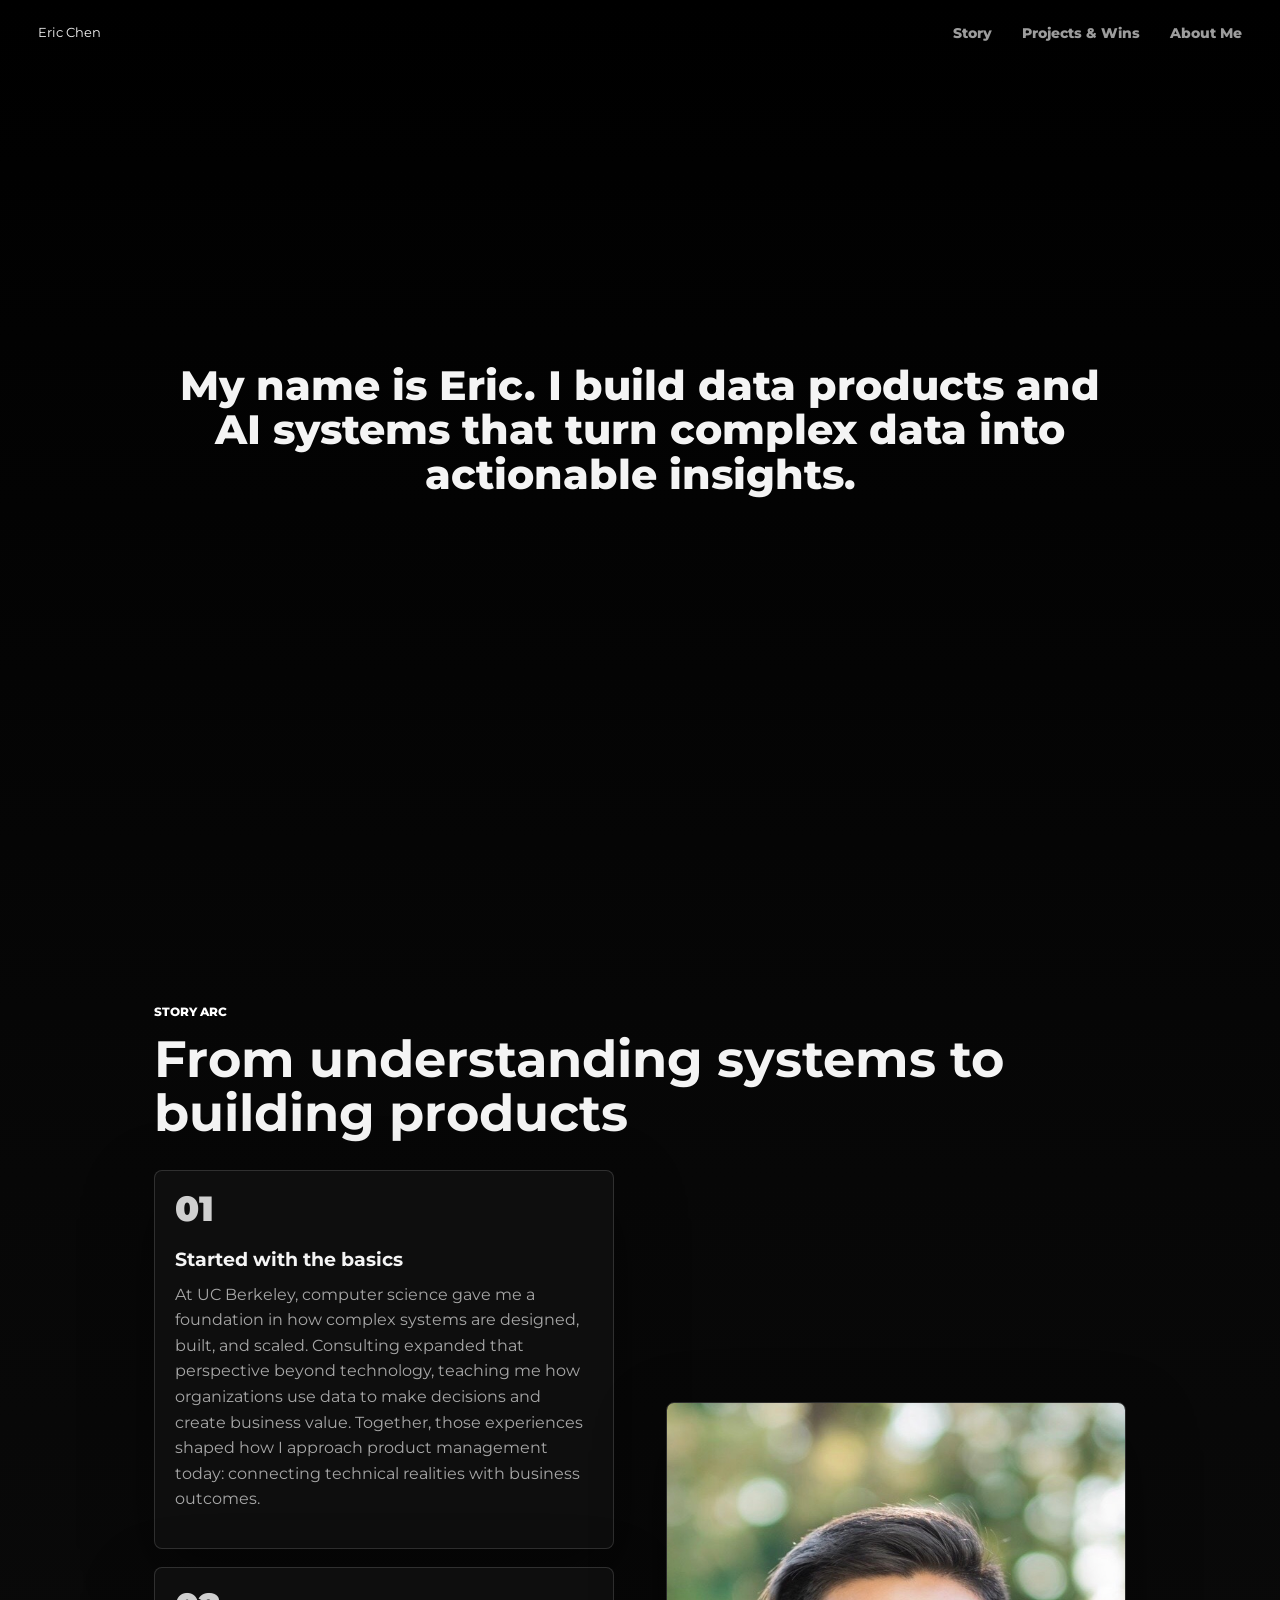
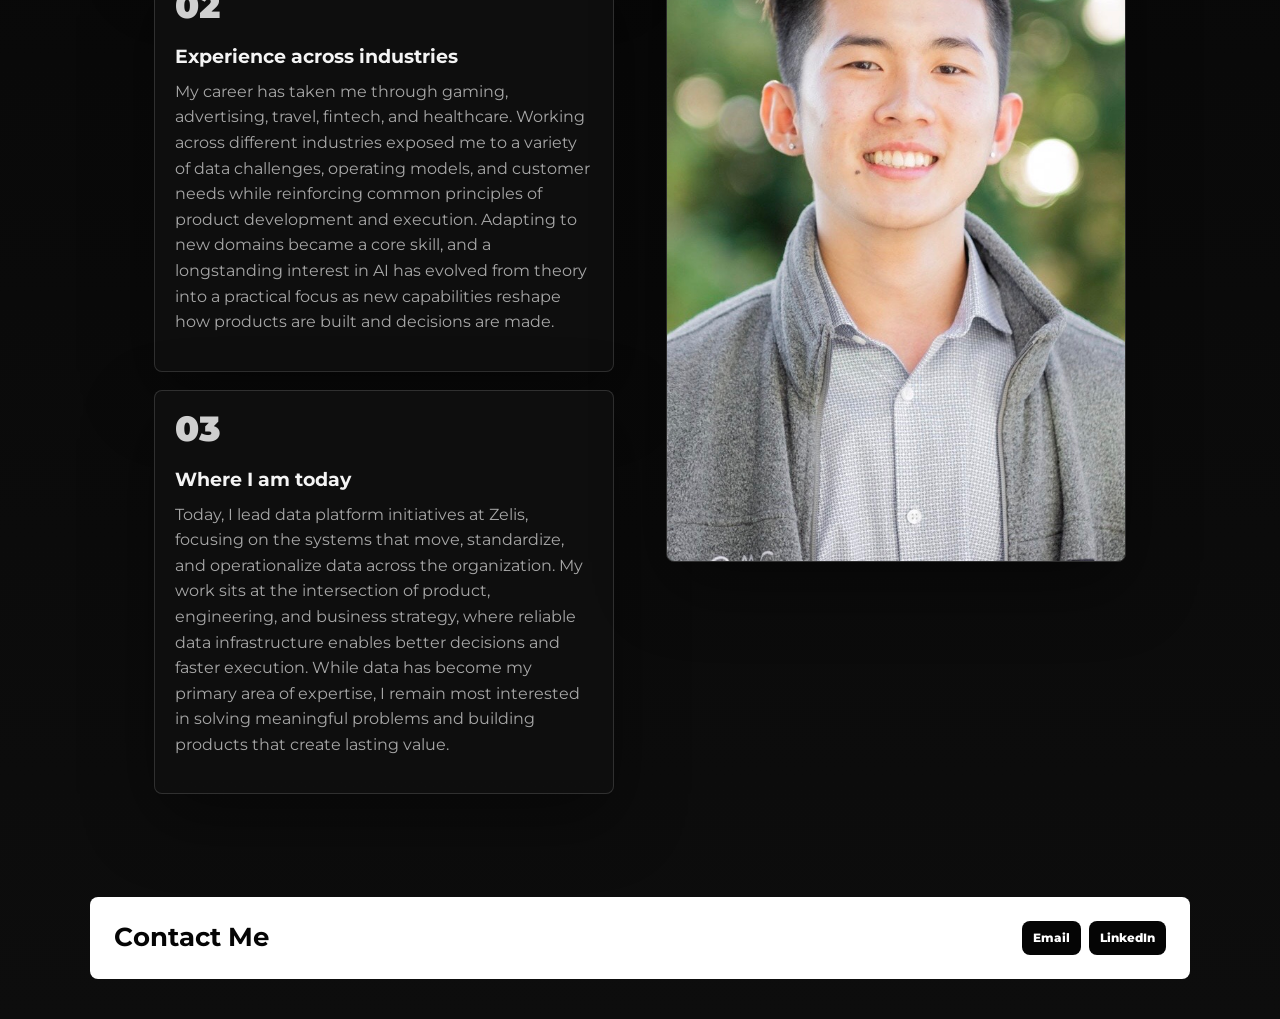
<file: index.html>
<!DOCTYPE html>
<html lang="en">
  <head>
    <meta charset="UTF-8" />
    <meta name="viewport" content="width=device-width, initial-scale=1.0" />
    <title>Eric Chen | Product Manager</title>
    <link rel="preconnect" href="https://fonts.googleapis.com" />
    <link rel="preconnect" href="https://fonts.gstatic.com" crossorigin />
    <link
      href="https://fonts.googleapis.com/css2?family=Montserrat:wght@700;800;900&display=swap"
      rel="stylesheet"
    />
    <link rel="stylesheet" href="styles.css" />
    <script defer src="script.js"></script>
  </head>
  <body>
    <a class="site-brand" href="index.html">Eric Chen</a>
    <header class="site-header">
      <nav class="nav-links" aria-label="Primary navigation">
        <a href="#story">Story</a>
        <a href="projects.html">Projects & Wins</a>
        <a href="about.html">About Me</a>
      </nav>
    </header>

    <main id="top">
      <section class="hero">
        <div class="hero-copy">
          <p class="hero-text">
            My name is Eric. I build data products and AI systems that turn
            complex data into actionable insights.
          </p>
        </div>
      </section>

      <section id="story" class="section story-section">
        <div class="section-heading">
          <p class="eyebrow">Story arc</p>
          <h2>From understanding systems to building products</h2>
        </div>
        <div class="story-layout">
          <div class="story-grid">
            <article class="story-card">
              <span class="chapter">01</span>
              <h3>Started with the basics</h3>
              <p>
                At UC Berkeley, computer science gave me a foundation in how
                complex systems are designed, built, and scaled. Consulting
                expanded that perspective beyond technology, teaching me how
                organizations use data to make decisions and create business
                value. Together, those experiences shaped how I approach product
                management today: connecting technical realities with business
                outcomes.
              </p>
            </article>
            <article class="story-card">
              <span class="chapter">02</span>
              <h3>Experience across industries</h3>
              <p>
                My career has taken me through gaming, advertising, travel,
                fintech, and healthcare. Working across different industries
                exposed me to a variety of data challenges, operating models,
                and customer needs while reinforcing common principles of
                product development and execution. Adapting to new domains
                became a core skill, and a longstanding interest in AI has
                evolved from theory into a practical focus as new capabilities
                reshape how products are built and decisions are made.
              </p>
            </article>
            <article class="story-card">
              <span class="chapter">03</span>
              <h3>Where I am today</h3>
              <p>
                Today, I lead data platform initiatives at Zelis, focusing on
                the systems that move, standardize, and operationalize data
                across the organization. My work sits at the intersection of
                product, engineering, and business strategy, where reliable data
                infrastructure enables better decisions and faster execution.
                While data has become my primary area of expertise, I remain
                most interested in solving meaningful problems and building
                products that create lasting value.
              </p>
            </article>
          </div>
          <figure class="story-portrait">
            <img src="assets/eric-portrait.jpg" alt="Portrait of Eric" />
          </figure>
        </div>
      </section>

      <section id="contact" class="contact-section">
        <h2>Contact Me</h2>
        <div class="contact-links">
          <a href="mailto:ericytchen@gmail.com">Email</a>
          <a href="https://www.linkedin.com/in/eric-chen-542b72127/" aria-label="LinkedIn profile">LinkedIn</a>
        </div>
      </section>
    </main>
  </body>
</html>
</file>
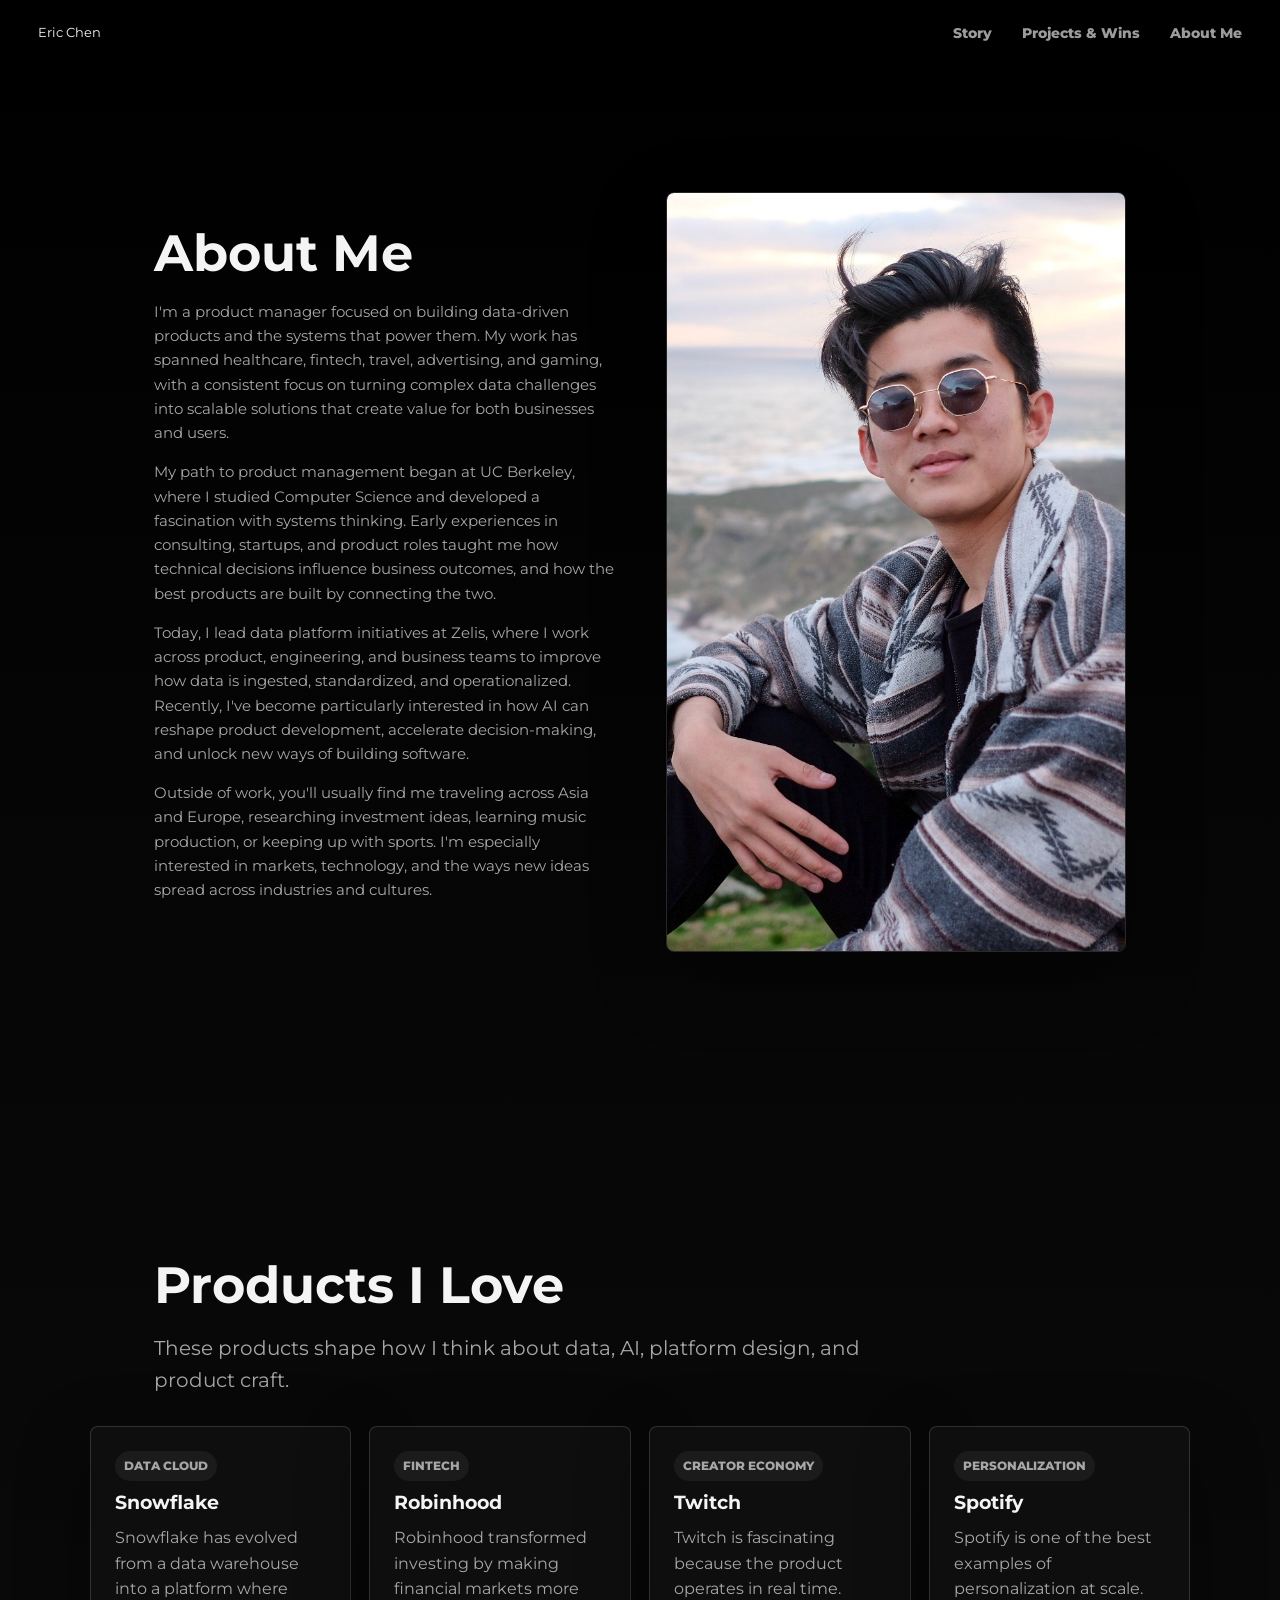
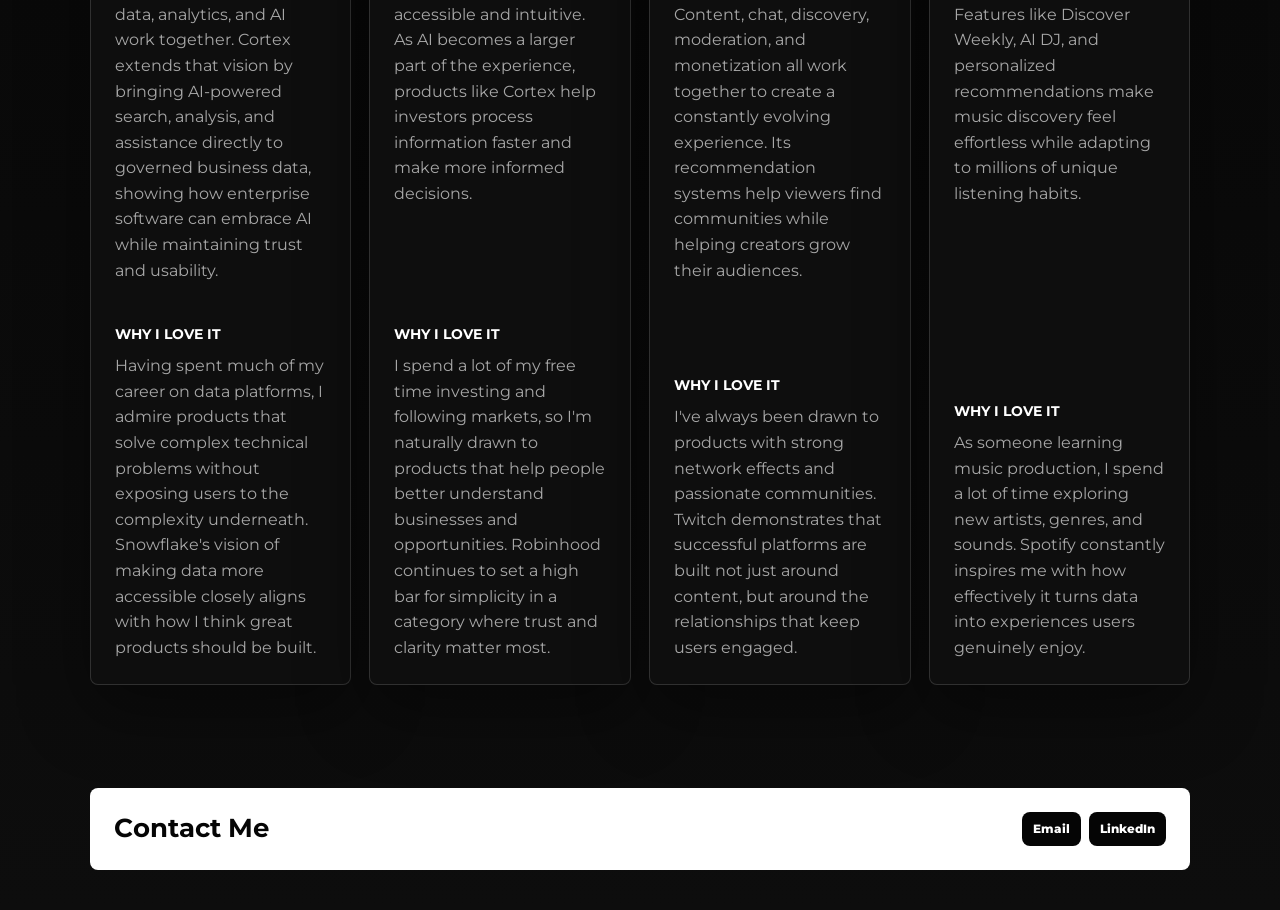
<file: about.html>
<!DOCTYPE html>
<html lang="en">
  <head>
    <meta charset="UTF-8" />
    <meta name="viewport" content="width=device-width, initial-scale=1.0" />
    <title>About Eric Chen</title>
    <link rel="preconnect" href="https://fonts.googleapis.com" />
    <link rel="preconnect" href="https://fonts.gstatic.com" crossorigin />
    <link
      href="https://fonts.googleapis.com/css2?family=Montserrat:wght@700;800;900&display=swap"
      rel="stylesheet"
    />
    <link rel="stylesheet" href="styles.css" />
  </head>
  <body>
    <a class="site-brand" href="index.html">Eric Chen</a>
    <header class="site-header">
      <nav class="nav-links" aria-label="Primary navigation">
        <a href="index.html#story">Story</a>
        <a href="projects.html">Projects & Wins</a>
        <a href="about.html">About Me</a>
      </nav>
    </header>

    <main>
      <section class="section about-page-section">
        <div class="about-intro-grid">
          <div class="about-copy">
            <h1>About Me</h1>
            <p>
              I'm a product manager focused on building data-driven products and
              the systems that power them. My work has spanned healthcare,
              fintech, travel, advertising, and gaming, with a consistent focus
              on turning complex data challenges into scalable solutions that
              create value for both businesses and users.
            </p>
            <p>
              My path to product management began at UC Berkeley, where I
              studied Computer Science and developed a fascination with systems
              thinking. Early experiences in consulting, startups, and product
              roles taught me how technical decisions influence business
              outcomes, and how the best products are built by connecting the
              two.
            </p>
            <p>
              Today, I lead data platform initiatives at Zelis, where I work
              across product, engineering, and business teams to improve how data
              is ingested, standardized, and operationalized. Recently, I've
              become particularly interested in how AI can reshape product
              development, accelerate decision-making, and unlock new ways of
              building software.
            </p>
            <p>
              Outside of work, you'll usually find me traveling across Asia and
              Europe, researching investment ideas, learning music production,
              or keeping up with sports. I'm especially interested in markets,
              technology, and the ways new ideas spread across industries and
              cultures.
            </p>
          </div>
          <figure class="about-portrait">
            <img src="assets/about-portrait.jpg" alt="Eric overlooking the coast" />
          </figure>
        </div>

        <div class="section-heading products-heading">
          <h1>Products I Love</h1>
          <p class="about-intro">
            These products shape how I think about data, AI, platform design,
            and product craft.
          </p>
        </div>
        <div class="product-grid">
          <article class="product-card">
            <p class="tag">Data cloud</p>
            <h3>Snowflake</h3>
            <p>
              Snowflake has evolved from a data warehouse into a platform where
              data, analytics, and AI work together. Cortex extends that vision
              by bringing AI-powered search, analysis, and assistance directly
              to governed business data, showing how enterprise software can
              embrace AI while maintaining trust and usability.
            </p>
            <strong>Why I love it</strong>
            <span>Having spent much of my career on data platforms, I admire products that solve complex technical problems without exposing users to the complexity underneath. Snowflake's vision of making data more accessible closely aligns with how I think great products should be built.</span>
          </article>
          <article class="product-card">
            <p class="tag">Fintech</p>
            <h3>Robinhood</h3>
            <p>
              Robinhood transformed investing by making financial markets more
              accessible and intuitive. As AI becomes a larger part of the
              experience, products like Cortex help investors process
              information faster and make more informed decisions.
            </p>
            <strong>Why I love it</strong>
            <span>I spend a lot of my free time investing and following markets, so I'm naturally drawn to products that help people better understand businesses and opportunities. Robinhood continues to set a high bar for simplicity in a category where trust and clarity matter most.</span>
          </article>
          <article class="product-card">
            <p class="tag">Creator economy</p>
            <h3>Twitch</h3>
            <p>
              Twitch is fascinating because the product operates in real time.
              Content, chat, discovery, moderation, and monetization all work
              together to create a constantly evolving experience. Its
              recommendation systems help viewers find communities while helping
              creators grow their audiences.
            </p>
            <strong>Why I love it</strong>
            <span>I've always been drawn to products with strong network effects and passionate communities. Twitch demonstrates that successful platforms are built not just around content, but around the relationships that keep users engaged.</span>
          </article>
          <article class="product-card">
            <p class="tag">Personalization</p>
            <h3>Spotify</h3>
            <p>
              Spotify is one of the best examples of personalization at scale.
              Features like Discover Weekly, AI DJ, and personalized
              recommendations make music discovery feel effortless while
              adapting to millions of unique listening habits.
            </p>
            <strong>Why I love it</strong>
            <span>As someone learning music production, I spend a lot of time exploring new artists, genres, and sounds. Spotify constantly inspires me with how effectively it turns data into experiences users genuinely enjoy.</span>
          </article>
        </div>
      </section>

      <section class="contact-section">
        <h2>Contact Me</h2>
        <div class="contact-links">
          <a href="mailto:ericytchen@gmail.com">Email</a>
          <a href="https://www.linkedin.com/in/eric-chen-542b72127/" aria-label="LinkedIn profile">LinkedIn</a>
        </div>
      </section>
    </main>
  </body>
</html>
</file>
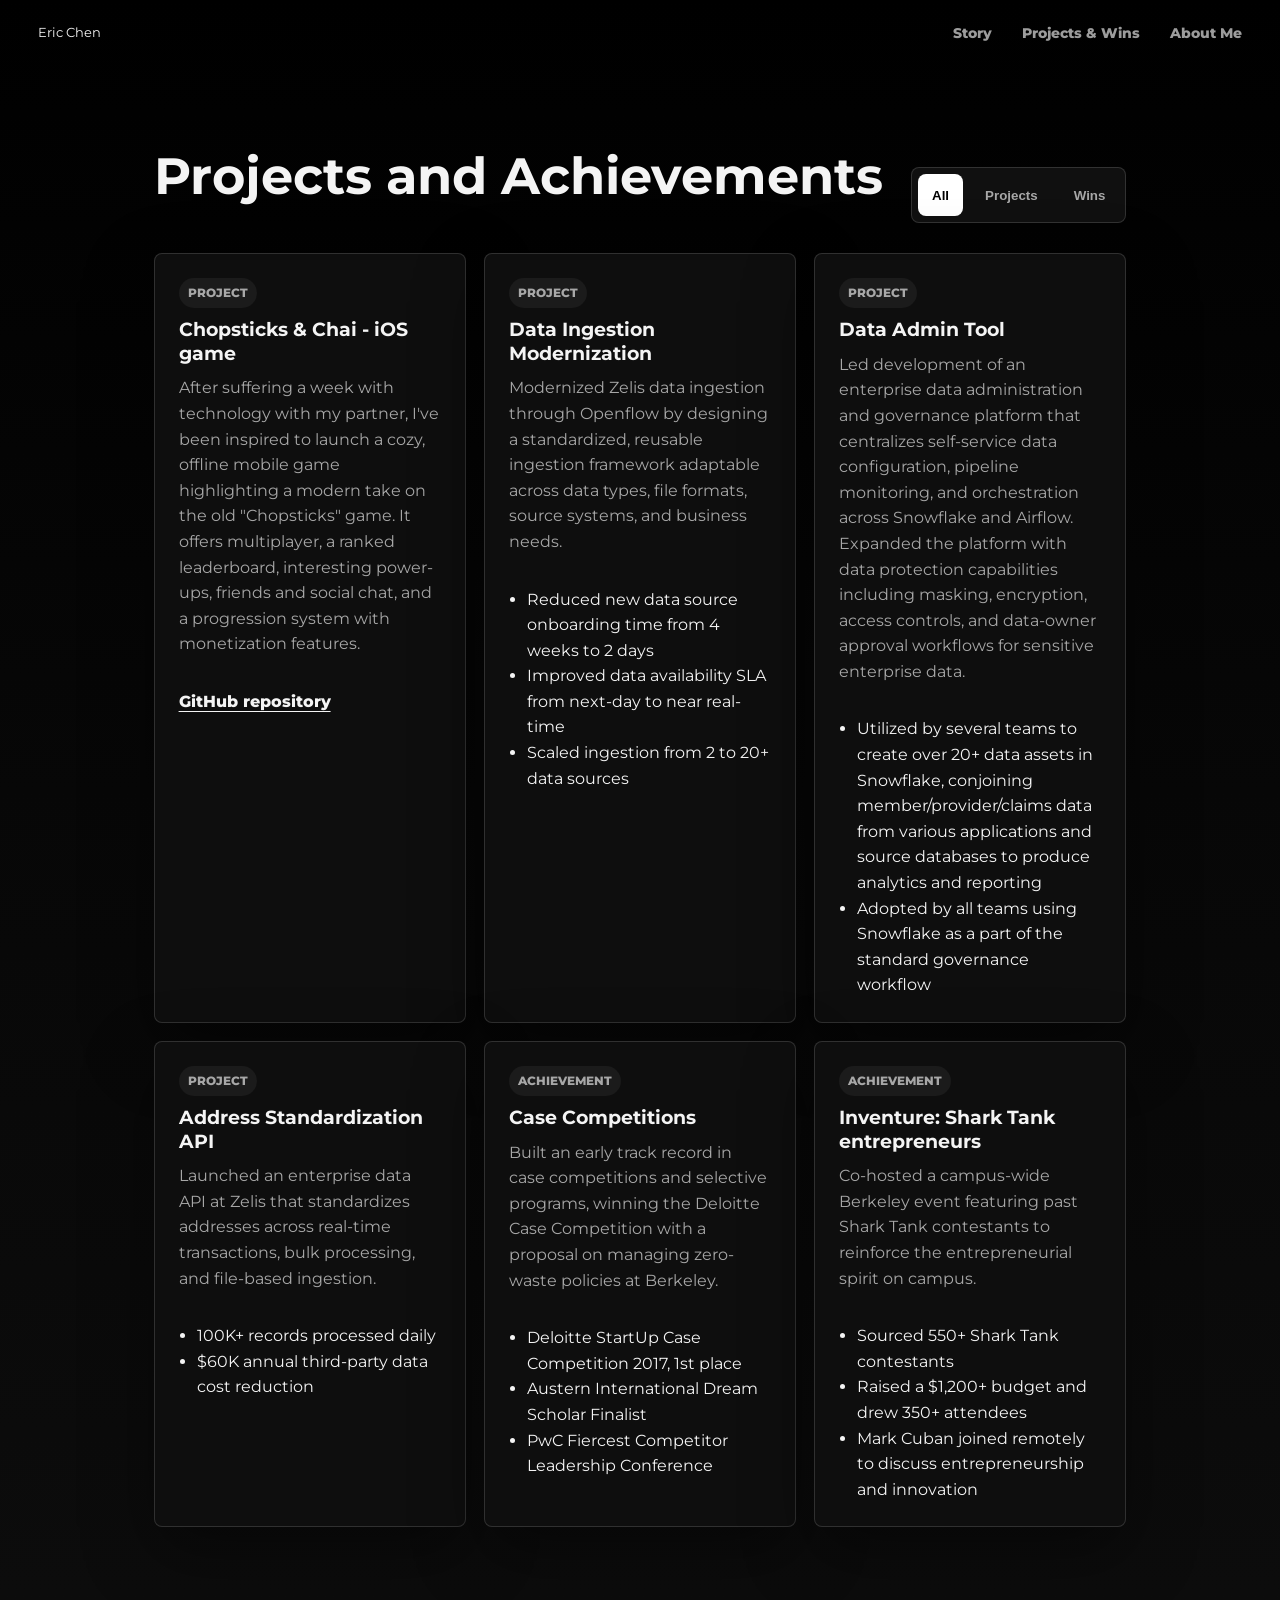
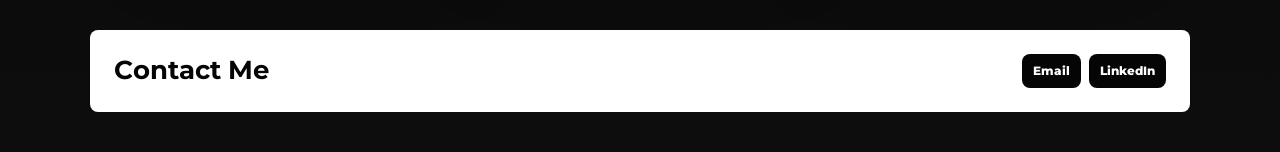
<file: projects.html>
<!DOCTYPE html>
<html lang="en">
  <head>
    <meta charset="UTF-8" />
    <meta name="viewport" content="width=device-width, initial-scale=1.0" />
    <title>Projects and Achievements | Eric Chen</title>
    <link rel="preconnect" href="https://fonts.googleapis.com" />
    <link rel="preconnect" href="https://fonts.gstatic.com" crossorigin />
    <link
      href="https://fonts.googleapis.com/css2?family=Montserrat:wght@700;800;900&display=swap"
      rel="stylesheet"
    />
    <link rel="stylesheet" href="styles.css" />
    <script defer src="script.js"></script>
  </head>
  <body>
    <a class="site-brand" href="index.html">Eric Chen</a>
    <header class="site-header">
      <nav class="nav-links" aria-label="Primary navigation">
        <a href="index.html#story">Story</a>
        <a href="projects.html">Projects & Wins</a>
        <a href="about.html">About Me</a>
      </nav>
    </header>

    <main>
      <section class="section projects-page-section">
        <div class="section-heading row-heading">
          <div>
            <h1>Projects and Achievements</h1>
          </div>
          <div class="filter-group" aria-label="Filter projects and achievements">
            <button class="filter-button active" type="button" data-filter="all">All</button>
            <button class="filter-button" type="button" data-filter="project">Projects</button>
            <button class="filter-button" type="button" data-filter="achievement">Wins</button>
          </div>
        </div>

        <div class="showcase-grid">
          <article class="showcase-card" data-type="project">
            <p class="tag">Project</p>
            <h3>Chopsticks & Chai - iOS game</h3>
            <p>
              After suffering a week with technology with my partner, I've been
              inspired to launch a cozy, offline mobile game highlighting a
              modern take on the old "Chopsticks" game. It offers multiplayer,
              a ranked leaderboard, interesting power-ups, friends and social
              chat, and a progression system with monetization features.
            </p>
            <a class="project-link" href="https://github.com/eric-chen-3/chopsticks-and-chai">GitHub repository</a>
          </article>
          <article class="showcase-card" data-type="project">
            <p class="tag">Project</p>
            <h3>Data Ingestion Modernization</h3>
            <p>
              Modernized Zelis data ingestion through Openflow by designing a
              standardized, reusable ingestion framework adaptable across data
              types, file formats, source systems, and business needs.
            </p>
            <ul>
              <li>Reduced new data source onboarding time from 4 weeks to 2 days</li>
              <li>Improved data availability SLA from next-day to near real-time</li>
              <li>Scaled ingestion from 2 to 20+ data sources</li>
            </ul>
          </article>
          <article class="showcase-card" data-type="project">
            <p class="tag">Project</p>
            <h3>Data Admin Tool</h3>
            <p>
              Led development of an enterprise data administration and
              governance platform that centralizes self-service data
              configuration, pipeline monitoring, and orchestration across
              Snowflake and Airflow. Expanded the platform with data protection
              capabilities including masking, encryption, access controls, and
              data-owner approval workflows for sensitive enterprise data.
            </p>
            <ul>
              <li>Utilized by several teams to create over 20+ data assets in Snowflake, conjoining member/provider/claims data from various applications and source databases to produce analytics and reporting</li>
              <li>Adopted by all teams using Snowflake as a part of the standard governance workflow</li>
            </ul>
          </article>
          <article class="showcase-card" data-type="project">
            <p class="tag">Project</p>
            <h3>Address Standardization API</h3>
            <p>
              Launched an enterprise data API at Zelis that standardizes
              addresses across real-time transactions, bulk processing, and
              file-based ingestion.
            </p>
            <ul>
              <li>100K+ records processed daily</li>
              <li>$60K annual third-party data cost reduction</li>
            </ul>
          </article>
          <article class="showcase-card" data-type="achievement">
            <p class="tag">Achievement</p>
            <h3>Case Competitions</h3>
            <p>
              Built an early track record in case competitions and selective
              programs, winning the Deloitte Case Competition with a proposal on
              managing zero-waste policies at Berkeley.
            </p>
            <ul>
              <li>Deloitte StartUp Case Competition 2017, 1st place</li>
              <li>Austern International Dream Scholar Finalist</li>
              <li>PwC Fiercest Competitor Leadership Conference</li>
            </ul>
          </article>
          <article class="showcase-card" data-type="achievement">
            <p class="tag">Achievement</p>
            <h3>Inventure: Shark Tank entrepreneurs</h3>
            <p>
              Co-hosted a campus-wide Berkeley event featuring past Shark Tank
              contestants to reinforce the entrepreneurial spirit on campus.
            </p>
            <ul>
              <li>Sourced 550+ Shark Tank contestants</li>
              <li>Raised a $1,200+ budget and drew 350+ attendees</li>
              <li>Mark Cuban joined remotely to discuss entrepreneurship and innovation</li>
            </ul>
          </article>
        </div>
      </section>

      <section class="contact-section">
        <h2>Contact Me</h2>
        <div class="contact-links">
          <a href="mailto:ericytchen@gmail.com">Email</a>
          <a href="https://www.linkedin.com/in/eric-chen-542b72127/" aria-label="LinkedIn profile">LinkedIn</a>
        </div>
      </section>
    </main>
  </body>
</html>
</file>
<file: styles.css>
:root {
  color-scheme: dark;
  --ink: #f4f4f4;
  --muted: #a7a7a7;
  --blue-25: #050505;
  --blue-50: #0a0a0a;
  --blue-100: #1b1b1b;
  --blue-200: #2a2a2a;
  --blue-400: #cfcfcf;
  --blue-600: #ffffff;
  --teal: #d8d8d8;
  --mint: #eeeeee;
  --surface: #101010;
  --surface-strong: #161616;
  --line: rgba(255, 255, 255, 0.14);
  --shadow: 0 24px 70px rgba(0, 0, 0, 0.42);
  --radius: 8px;
}

* {
  box-sizing: border-box;
}

html {
  scroll-behavior: smooth;
}

body {
  margin: 0;
  color: var(--ink);
  background:
    linear-gradient(180deg, #000000 0%, #070707 45%, #0d0d0d 100%);
  font-family:
    Montserrat, Inter, ui-sans-serif, system-ui, -apple-system, BlinkMacSystemFont,
    "Segoe UI", sans-serif;
  line-height: 1.6;
}

a {
  color: inherit;
  text-decoration: none;
}

.site-header {
  position: fixed;
  top: 0;
  left: 0;
  right: 0;
  z-index: 20;
  display: flex;
  align-items: center;
  justify-content: flex-end;
  gap: 24px;
  padding: 22px clamp(16px, 3vw, 48px);
  pointer-events: none;
}

.site-brand {
  position: fixed;
  top: 22px;
  left: clamp(16px, 3vw, 48px);
  z-index: 21;
  color: var(--ink);
  font-size: 0.82rem;
  font-weight: 400;
  pointer-events: auto;
  white-space: nowrap;
}

.site-brand:hover {
  color: var(--muted);
}

.nav-links {
  display: flex;
  align-items: center;
  gap: clamp(14px, 3vw, 30px);
  padding: 0;
  border: 0;
  background: transparent;
  color: rgba(244, 244, 244, 0.64);
  font-size: 0.88rem;
  font-weight: 800;
  pointer-events: auto;
}

.nav-links a {
  white-space: nowrap;
}

.nav-links a:hover {
  color: var(--ink);
}

.filter-group,
.contact-links {
  display: flex;
  align-items: center;
}

.hero {
  min-height: 100vh;
  display: grid;
  grid-template-columns: minmax(0, 1380px);
  gap: clamp(24px, 4vw, 56px);
  align-items: center;
  justify-content: center;
  padding: clamp(40px, 8vw, 92px) clamp(124px, 12vw, 216px);
  overflow: hidden;
  text-align: center;
}

.eyebrow,
.meta,
.tag {
  margin: 0 0 10px;
  color: var(--blue-600);
  font-size: 0.78rem;
  font-weight: 800;
  letter-spacing: 0;
  text-transform: uppercase;
}

h1,
h2,
h3,
p {
  margin-top: 0;
}

h1 {
  margin-bottom: 22px;
  font-size: clamp(3.6rem, 9vw, 8rem);
  line-height: 0.9;
  letter-spacing: 0;
}

h2 {
  margin-bottom: 14px;
  font-size: clamp(2rem, 4vw, 3.5rem);
  line-height: 1.05;
  letter-spacing: 0;
}

h3 {
  margin-bottom: 10px;
  font-size: 1.18rem;
  line-height: 1.25;
}

.hero-text {
  max-width: 1380px;
  margin-inline: auto;
  color: var(--ink);
  font-size: clamp(2.15rem, 3.2vw, 3.9rem);
  font-weight: 800;
  line-height: 1.08;
}

.contact-links a,
.filter-button {
  min-height: 42px;
  border-radius: var(--radius);
  font-weight: 800;
  cursor: pointer;
}

.story-card,
.showcase-card {
  border: 1px solid var(--line);
  border-radius: var(--radius);
  background: rgba(16, 16, 16, 0.92);
  box-shadow: var(--shadow);
}

.section {
  padding: clamp(56px, 8vw, 104px) clamp(124px, 12vw, 216px);
}

.about-page-section {
  min-height: 100vh;
  padding-top: clamp(140px, 15vw, 210px);
}

.projects-page-section {
  min-height: 100vh;
  padding-top: clamp(104px, 12vw, 150px);
}

.projects-page-section h1 {
  font-size: clamp(2.35rem, 4vw, 4rem);
  line-height: 1;
}

.about-intro-grid {
  display: grid;
  grid-template-columns: minmax(0, 1fr) minmax(0, 1fr);
  gap: clamp(24px, 4vw, 56px);
  align-items: stretch;
  margin-bottom: clamp(180px, 24vw, 320px);
}

.about-copy {
  display: flex;
  min-height: 760px;
  flex-direction: column;
  justify-content: center;
}

.about-copy p:not(.eyebrow) {
  color: var(--muted);
  font-size: clamp(0.9rem, 1.15vw, 1.05rem);
  line-height: 1.65;
}

.about-page-section h1 {
  font-size: clamp(2.35rem, 4vw, 4rem);
  line-height: 1;
}

.about-portrait {
  margin: 0;
}

.about-portrait img {
  display: block;
  width: 100%;
  height: 100%;
  min-height: 760px;
  object-fit: cover;
  object-position: center;
  border: 1px solid var(--line);
  border-radius: var(--radius);
  box-shadow: var(--shadow);
}

.about-intro {
  max-width: 780px;
  color: var(--muted);
  font-size: clamp(1rem, 2vw, 1.25rem);
}

.products-heading {
  margin-bottom: 30px;
}

.section-heading {
  max-width: 1040px;
  margin-bottom: 30px;
}

.row-heading {
  max-width: none;
  display: flex;
  align-items: end;
  justify-content: space-between;
  gap: 24px;
}

.story-layout {
  display: grid;
  grid-template-columns: minmax(0, 1fr) minmax(0, 1fr);
  gap: clamp(24px, 4vw, 56px);
  align-items: center;
}

.story-grid {
  display: grid;
  grid-template-columns: 1fr;
  gap: 18px;
}

.showcase-grid {
  display: grid;
  grid-template-columns: repeat(3, minmax(0, 1fr));
  gap: 18px;
}

.story-card,
.showcase-card {
  padding: 24px;
}

.story-card {
  padding: 20px;
}

.chapter {
  display: block;
  margin-bottom: 22px;
  color: var(--blue-400);
  font-size: 2.2rem;
  font-weight: 900;
  line-height: 1;
}

.story-portrait {
  margin: 0;
}

.story-portrait img {
  display: block;
  width: 100%;
  min-height: 760px;
  max-height: 960px;
  object-fit: cover;
  object-position: center top;
  border: 1px solid var(--line);
  border-radius: var(--radius);
  box-shadow: var(--shadow);
}

.story-card p,
.showcase-card p,
.product-card p,
.product-card span {
  color: var(--muted);
}

.filter-group {
  flex-wrap: wrap;
  gap: 8px;
  padding: 6px;
  border: 1px solid var(--line);
  border-radius: var(--radius);
  background: var(--surface);
}

.filter-button {
  border: 0;
  padding: 0 14px;
  background: transparent;
  color: var(--muted);
}

.filter-button.active {
  background: var(--blue-600);
  color: #000000;
}

.showcase-card {
  display: flex;
  min-height: 330px;
  flex-direction: column;
  transition: transform 180ms ease, box-shadow 180ms ease, opacity 180ms ease;
}

.showcase-card:hover {
  transform: translateY(-4px);
  box-shadow: 0 24px 60px rgba(0, 0, 0, 0.5);
}

.showcase-card.is-hidden {
  display: none;
}

.showcase-card ul {
  margin: 16px 0 0;
  padding-left: 18px;
  color: var(--ink);
}

.showcase-card a {
  color: var(--ink);
  text-decoration: underline;
  text-underline-offset: 4px;
}

.showcase-card a:hover {
  color: var(--muted);
}

.project-link {
  margin-top: 16px;
  color: var(--ink);
  font-weight: 800;
  text-decoration: underline;
  text-underline-offset: 4px;
}

.tag {
  width: fit-content;
  padding: 5px 9px;
  border-radius: 999px;
  background: var(--blue-100);
  color: var(--ink);
}

.product-grid {
  display: grid;
  grid-template-columns: repeat(4, minmax(0, 1fr));
  gap: 18px;
}

.about-page-section .product-grid {
  width: calc(100% + clamp(80px, 10vw, 160px));
  margin-left: calc(clamp(40px, 5vw, 80px) * -1);
}

.product-card {
  display: flex;
  min-height: 380px;
  flex-direction: column;
  padding: 24px;
  border: 1px solid var(--line);
  border-radius: var(--radius);
  background: rgba(16, 16, 16, 0.92);
  box-shadow: var(--shadow);
}

.product-card strong {
  display: block;
  margin-top: auto;
  padding-top: 24px;
  color: var(--blue-600);
  font-size: 0.86rem;
  text-transform: uppercase;
}

.product-card span {
  display: block;
  margin-top: 8px;
}

.contact-section {
  display: grid;
  grid-template-columns: minmax(0, 1fr) auto;
  align-items: center;
  justify-content: space-between;
  gap: 16px;
  margin: 0 clamp(28px, 7vw, 120px) clamp(20px, 4vw, 40px);
  padding: clamp(16px, 2.5vw, 24px);
  border-radius: var(--radius);
  background: #ffffff;
  color: #050505;
}

.contact-section h2 {
  align-self: center;
  font-size: clamp(1.1rem, 2vw, 1.7rem);
  margin-bottom: 0;
}

.contact-links {
  flex-wrap: wrap;
  justify-content: flex-end;
  gap: 8px;
}

.contact-links a {
  display: inline-flex;
  align-items: center;
  justify-content: center;
  min-height: 34px;
  padding: 0 11px;
  background: #050505;
  color: #ffffff;
  font-size: 0.78rem;
}

@media (max-width: 1100px) {
  .hero {
    grid-template-columns: minmax(0, 1380px);
  }

  .showcase-grid {
    grid-template-columns: repeat(2, minmax(0, 1fr));
  }

  .product-grid {
    grid-template-columns: repeat(2, minmax(0, 1fr));
  }
}

@media (max-width: 760px) {
  .site-header {
    justify-content: center;
    padding-inline: 16px;
  }

  .site-brand {
    left: 16px;
  }

  .nav-links {
    max-width: 100%;
    overflow-x: auto;
  }

  .hero,
  .story-layout,
  .story-grid,
  .about-intro-grid,
  .showcase-grid,
  .product-grid,
  .contact-section {
    grid-template-columns: 1fr;
  }

  .story-portrait {
    position: static;
  }

  .story-portrait img {
    min-height: auto;
    max-height: none;
    aspect-ratio: 1 / 1;
  }

  .about-copy {
    min-height: auto;
  }

  .about-portrait img {
    height: auto;
    min-height: auto;
  }

  .hero {
    min-height: 100vh;
  }

  .row-heading {
    align-items: start;
    flex-direction: column;
  }

  .showcase-card {
    min-height: auto;
  }

  .product-card {
    min-height: auto;
  }

  .contact-links {
    justify-content: flex-start;
  }
}

@media (max-width: 480px) {
  .filter-group,
  .filter-button,
  .contact-links,
  .contact-links a {
    width: 100%;
  }

  .filter-button,
  .contact-links a {
    justify-content: center;
  }
}
</file>
